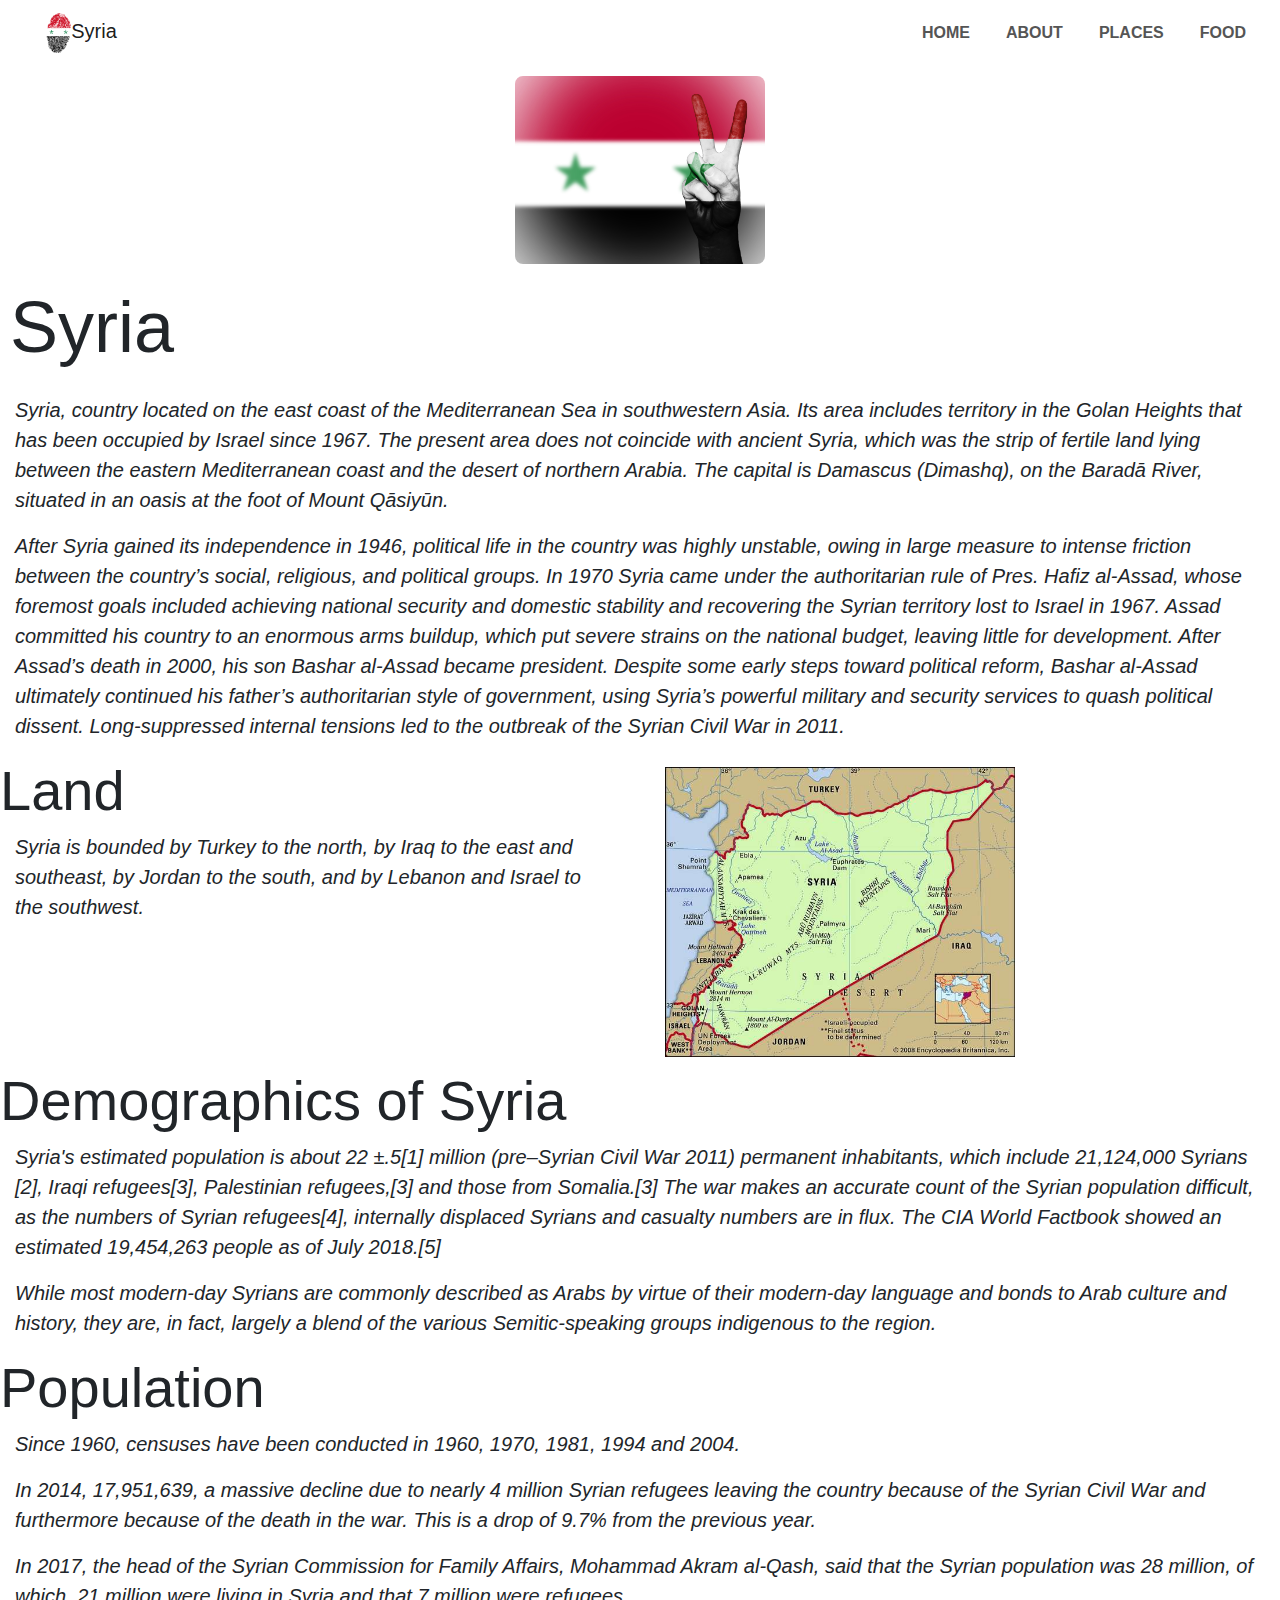
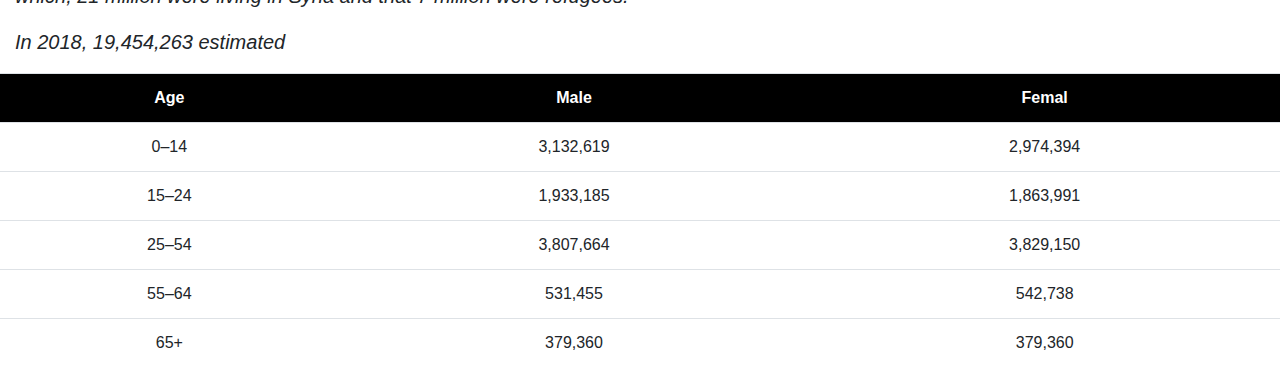
<file: abourSyria.html>
<!DOCTYPE html>
<html>
<head>
<title>Syria</title>
<link rel="stylesheet" href="Style.css">
<link rel="stylesheet" href="https://stackpath.bootstrapcdn.com/font-awesome/4.7.0/css/font-awesome.min.css">
<link rel="stylesheet" href="https://stackpath.bootstrapcdn.com/bootstrap/4.4.1/css/bootstrap.min.css">
<script src="https://code.jquery.com/jquery-3.4.1.slim.min.js" ></script>
<script src="https://cdn.jsdelivr.net/npm/popper.js@1.16.0/dist/umd/popper.min.js"></script>
<script src="https://stackpath.bootstrapcdn.com/bootstrap/4.4.1/js/bootstrap.min.js" ></script>
</head>
<body>
<!---NAV-->
<section id="nav-bar">
<nav class="navbar navbar-expand-lg navbar-light">
  <a class="navbar-brand" href="#"><img src="NAV.png">Syria</a>
  <button class="navbar-toggler" type="button" data-toggle="collapse" data-target="#navbarNav" aria-controls="navbarNav" aria-expanded="false" aria-label="Toggle navigation">
    <span class="navbar-toggler-icon"></span>
  </button>
  <div class="collapse navbar-collapse" id="navbarNav">
    <ul class="navbar-nav ml-auto">
      <li class="nav-item active">
        <a class="nav-link" href="index.html">HOME </a>
      </li>
      <li class="nav-item">
        <a class="nav-link" href="abourSyria.html">ABOUT</a>
      </li>
      <li class="nav-item">
        <a class="nav-link" href="places.html">PLACES</a>
      </li>
        <li class="nav-item">
        <a class="nav-link" href="food.html">FOOD</a>
      </li>
    </ul>
  </div>
</nav>
</section>
<!----About----->
<div id="about">
<block class="block1" ><img src="a1.jpg" id="image1"></block>
</div>
<div class="abouthtext">
    <h1 class="display-3">Syria</h1>
    <p class="lead">Syria, country located on the east coast of the Mediterranean Sea in southwestern Asia. Its area includes territory in the Golan Heights that has been occupied by Israel since 1967. The present area does not coincide with ancient Syria, which was the strip of fertile land lying between the eastern Mediterranean coast and the desert of northern Arabia. The capital is Damascus (Dimashq), on the Baradā River, situated in an oasis at the foot of Mount Qāsiyūn.
    </p>
    <p class="lead">After Syria gained its independence in 1946, political life in the country was highly unstable, owing in large measure to intense friction between the country’s social, religious, and political groups. In 1970 Syria came under the authoritarian rule of Pres. Hafiz al-Assad, whose foremost goals included achieving national security and domestic stability and recovering the Syrian territory lost to Israel in 1967. Assad committed his country to an enormous arms buildup, which put severe strains on the national budget, leaving little for development. After Assad’s death in 2000, his son Bashar al-Assad became president. Despite some early steps toward political reform, Bashar al-Assad ultimately continued his father’s authoritarian style of government, using Syria’s powerful military and security services to quash political dissent. Long-suppressed internal tensions led to the outbreak of the Syrian Civil War in 2011.
    </p>
</div>
  <div class="row">
    <div class="col-sm">
      <h1 class="display-4">Land</h1>
    <p class="lead">Syria is bounded by Turkey to the north, by Iraq to the east and southeast, by Jordan to the south, and by Lebanon and Israel to the southwest.
    </div>
    <div class="col-sm-6">
      <img src="map.jpg">
    </div>
  </div>
  <div>
    <h1 class="display-4">Demographics of Syria</h1>
    <p class="lead">Syria's estimated population is about 22 ±.5[1] million (pre–Syrian Civil War 2011) permanent inhabitants, which include 21,124,000 Syrians [2], Iraqi refugees[3], Palestinian refugees,[3] and those from Somalia.[3] The war makes an accurate count of the Syrian population difficult, as the numbers of Syrian refugees[4], internally displaced Syrians and casualty numbers are in flux. The CIA World Factbook showed an estimated 19,454,263 people as of July 2018.[5]
    </p>
    <p class="lead">While most modern-day Syrians are commonly described as Arabs by virtue of their modern-day language and bonds to Arab culture and history, they are, in fact, largely a blend of the various Semitic-speaking groups indigenous to the region.</p>
  </div>
  <div>
    <h1 class="display-4">Population</h1>
    <p class="lead">Since 1960, censuses have been conducted in 1960, 1970, 1981, 1994 and 2004.</p>
    <p class="lead">In 2014, 17,951,639, a massive decline due to nearly 4 million Syrian refugees leaving the country because of the Syrian Civil War and furthermore because of the death in the war. This is a drop of 9.7% from the previous year.</p>
    <p class="lead">In 2017, the head of the Syrian Commission for Family Affairs, Mohammad Akram al-Qash, said that the Syrian population was 28 million, of which, 21 million were living in Syria and that 7 million were refugees.</p>
    <p class="lead">In 2018, 19,454,263 estimated</p>
  </div>
  <div>
    <table class="table" >
      <tr>
        <th class="tb-header">Age</th>
        <th class="tb-header">Male</th>
        <th class="tb-header">Femal</th>
      </tr>
      <tr>
        <td>0–14</td>
        <td>3,132,619</td>
        <td>2,974,394</td>
      </tr>
      <tr>
        <td>15–24</td>
        <td>1,933,185</td>
        <td>1,863,991</td>
      </tr>
      <tr>
        <td>25–54</td>
        <td>3,807,664</td>
        <td>3,829,150</td>
      </tr>
      <tr>
        <td>55–64</td>
        <td>531,455</td>
        <td>542,738</td>
      </tr>
      <tr>
        <td>65+</td>
        <td>379,360</td>
        <td>379,360</td>
      </tr>
    </table>
  </div>
</div>
</body>
</html>
</file>
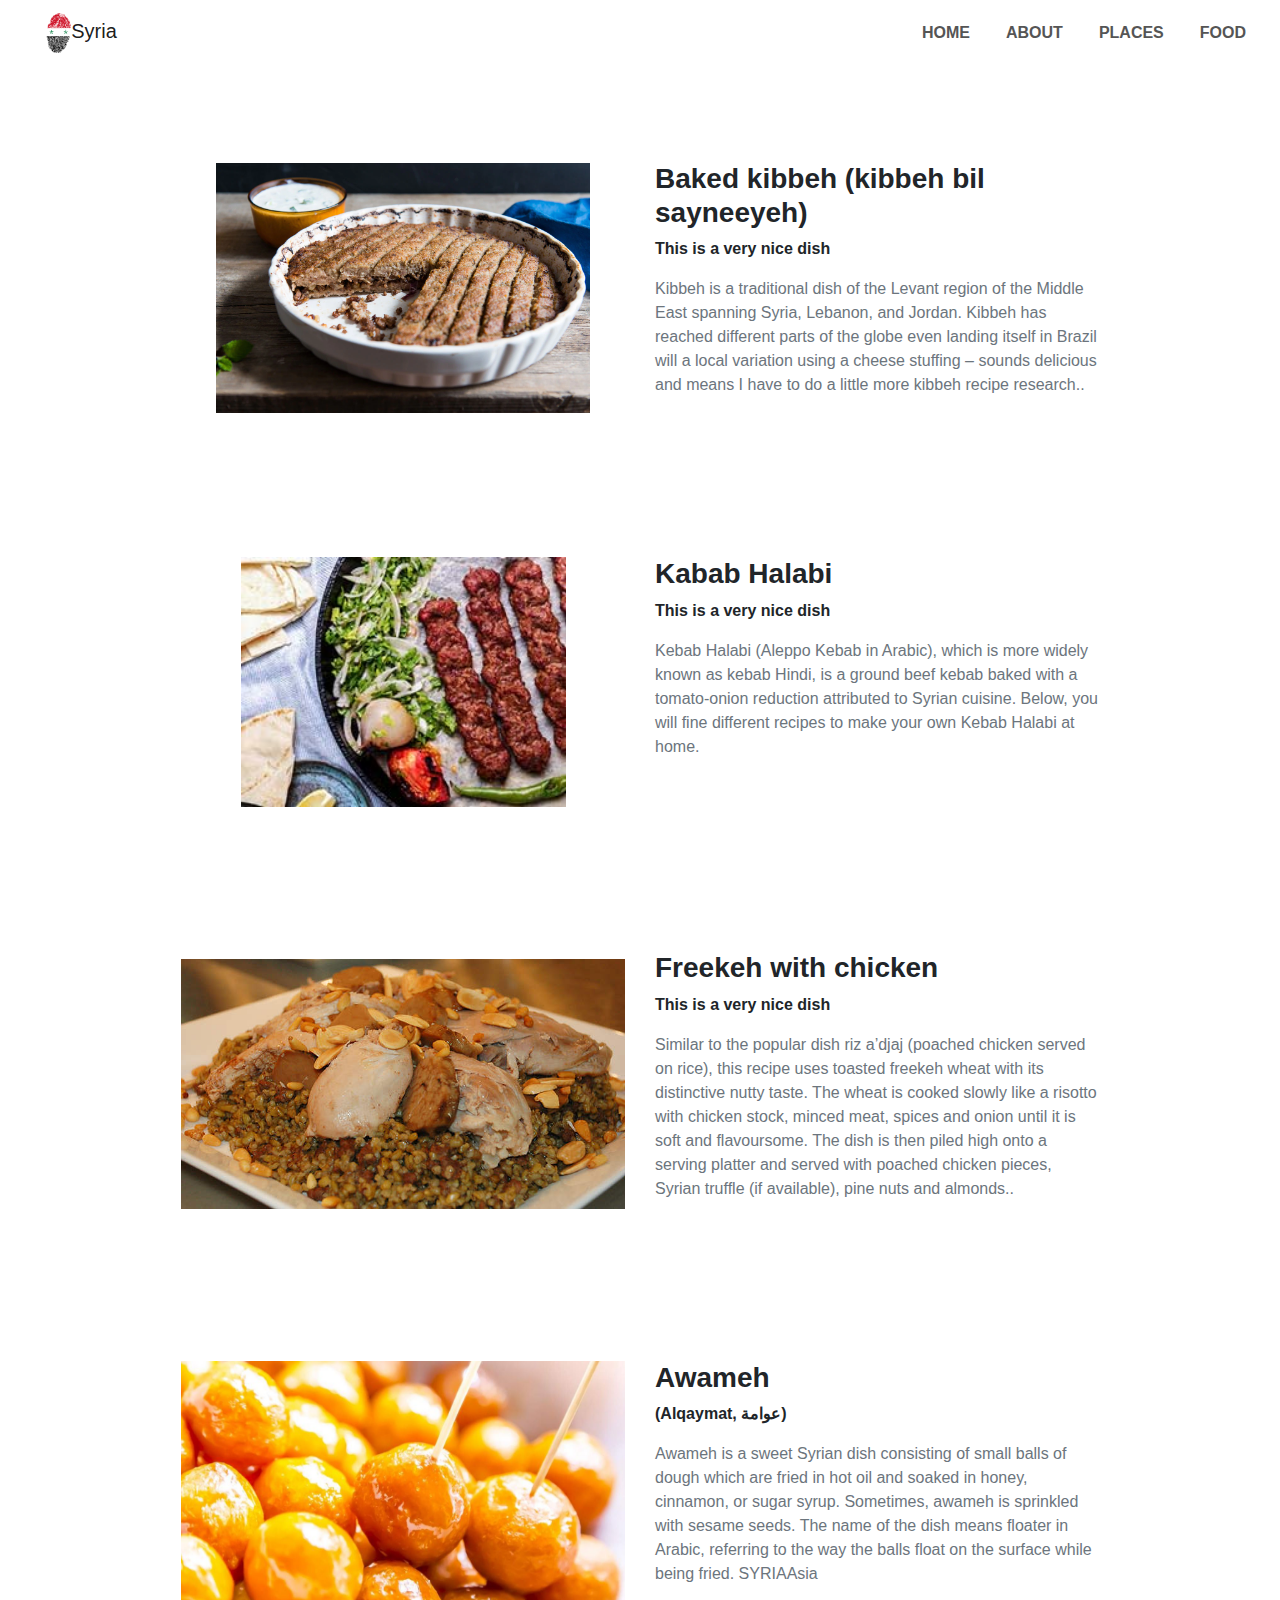
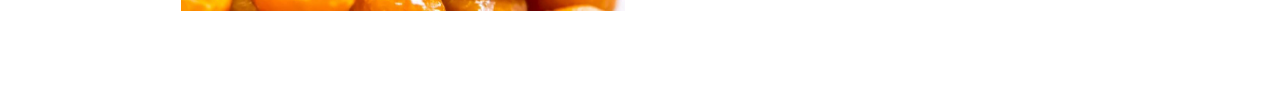
<file: food.html>
<!DOCTYPE html>
<html>
<head>
<title>Syria</title>
<link rel="stylesheet" href="Style.css">
<link rel="stylesheet" href="https://stackpath.bootstrapcdn.com/font-awesome/4.7.0/css/font-awesome.min.css">
<link rel="stylesheet" href="https://stackpath.bootstrapcdn.com/bootstrap/4.4.1/css/bootstrap.min.css">
<script src="https://code.jquery.com/jquery-3.4.1.slim.min.js" ></script>
<script src="https://cdn.jsdelivr.net/npm/popper.js@1.16.0/dist/umd/popper.min.js"></script>
<script src="https://stackpath.bootstrapcdn.com/bootstrap/4.4.1/js/bootstrap.min.js" ></script>
</head>
<body>
<!---NAV-->
<section id="nav-bar">
<nav class="navbar navbar-expand-lg navbar-light">
  <a class="navbar-brand" href="#"><img src="NAV.png">Syria</a>
  <button class="navbar-toggler" type="button" data-toggle="collapse" data-target="#navbarNav" aria-controls="navbarNav" aria-expanded="false" aria-label="Toggle navigation">
    <span class="navbar-toggler-icon"></span>
  </button>
  <div class="collapse navbar-collapse" id="navbarNav">
    <ul class="navbar-nav ml-auto">
      <li class="nav-item active">
        <a class="nav-link" href="index.html">HOME </a>
      </li>
      <li class="nav-item">
        <a class="nav-link" href="abourSyria.html">ABOUT</a>
      </li>
      <li class="nav-item">
        <a class="nav-link" href="places.html">PLACES</a>
      </li>
        <li class="nav-item">
        <a class="nav-link" href="food.html">FOOD</a>
      </li>
    </ul>
  </div>
</nav>
</section>
<div>
  <div class="container my-5 py-5 z-depth-1">

 
    <!--Section: Content-->
    <section class="px-md-5 mx-md-5 dark-grey-text text-center text-lg-left">

      <!--Grid row-->
      <div class="row">

        <!--Grid column-->
        <div class="col-lg-6 mb-4 mb-lg-0 d-flex align-items-center justify-content-center">

          <img src="f1.jpg" class="img-fluid" alt="">

        </div>
        <!--Grid column-->

        <!--Grid column-->
        <div class="col-lg-6 mb-4 mb-lg-0">

          <h3 class="font-weight-bold">Baked kibbeh (kibbeh bil sayneeyeh)</h3>

          <p class="font-weight-bold">This is a very nice dish</p>

          <p class="text-muted">Kibbeh is a traditional dish of the Levant region of the Middle East spanning Syria, Lebanon, and Jordan. Kibbeh has reached different parts of the globe even landing itself in Brazil will a local variation using a cheese stuffing – sounds delicious and means I have to do a little more kibbeh recipe research..</p>

         

        </div>
        <!--Grid column-->

      </div>
      <!--Grid row-->


    </section>
    <!--Section: Content-->


  </div>
  <div class="container my-5 py-5 z-depth-1">

 
    <!--Section: Content-->
    <section class="px-md-5 mx-md-5 dark-grey-text text-center text-lg-left">

      <!--Grid row-->
      <div class="row">

        <!--Grid column-->
        <div class="col-lg-6 mb-4 mb-lg-0 d-flex align-items-center justify-content-center">

          <img src="f2.jpg" class="img-fluid" alt="">

        </div>
        <!--Grid column-->

        <!--Grid column-->
        <div class="col-lg-6 mb-4 mb-lg-0">

          <h3 class="font-weight-bold">Kabab Halabi</h3>

          <p class="font-weight-bold">This is a very nice dish</p>

          <p class="text-muted">Kebab Halabi (Aleppo Kebab in Arabic), which is more widely known as kebab Hindi, is a ground beef kebab baked with a tomato-onion reduction attributed to Syrian cuisine. Below, you will fine different recipes to make your own Kebab Halabi at home.</p>

        

        </div>
        <!--Grid column-->

      </div>
      <!--Grid row-->


    </section>
    <!--Section: Content-->


  </div>
  <div class="container my-5 py-5 z-depth-1">

 
    <!--Section: Content-->
    <section class="px-md-5 mx-md-5 dark-grey-text text-center text-lg-left">

      <!--Grid row-->
      <div class="row">

        <!--Grid column-->
        <div class="col-lg-6 mb-4 mb-lg-0 d-flex align-items-center justify-content-center">

          <img src="f3.jpg" class="img-fluid" alt="">

        </div>
        <!--Grid column-->

        <!--Grid column-->
        <div class="col-lg-6 mb-4 mb-lg-0">

          <h3 class="font-weight-bold">Freekeh with chicken</h3>

          <p class="font-weight-bold">This is a very nice dish</p>

          <p class="text-muted">Similar to the popular dish riz a’djaj (poached chicken served on rice), this recipe uses toasted freekeh wheat with its distinctive nutty taste. The wheat is cooked slowly like a risotto with chicken stock, minced meat, spices and onion until it is soft and flavoursome. The dish is then piled high onto a serving platter and served with poached chicken pieces, Syrian truffle (if available), pine nuts and almonds..</p>

          

        </div>
        <!--Grid column-->

      </div>
      <!--Grid row-->


    </section>
    <!--Section: Content-->


  </div>
  <div class="container my-5 py-5 z-depth-1">

 
    <!--Section: Content-->
    <section class="px-md-5 mx-md-5 dark-grey-text text-center text-lg-left">

      <!--Grid row-->
      <div class="row">

        <!--Grid column-->
        <div class="col-lg-6 mb-4 mb-lg-0 d-flex align-items-center justify-content-center">

          <img src="f4.JPG" class="img-fluid" alt="">

        </div>
        <!--Grid column-->

        <!--Grid column-->
        <div class="col-lg-6 mb-4 mb-lg-0">

          <h3 class="font-weight-bold">Awameh</h3>

          <p class="font-weight-bold">(Alqaymat, عوامة‎‎)</p>

          <p class="text-muted">Awameh is a sweet Syrian dish consisting of small balls of dough which are fried in hot oil and soaked in honey, cinnamon, or sugar syrup. Sometimes, awameh is sprinkled with sesame seeds. The name of the dish means floater in Arabic, referring to the way the balls float on the surface while being fried.

            SYRIAAsia
            
            </p>


        </div>
        <!--Grid column-->

      </div>
      <!--Grid row-->


    </section>
    <!--Section: Content-->


  </div>
</div>
</body>

</html>
</file>
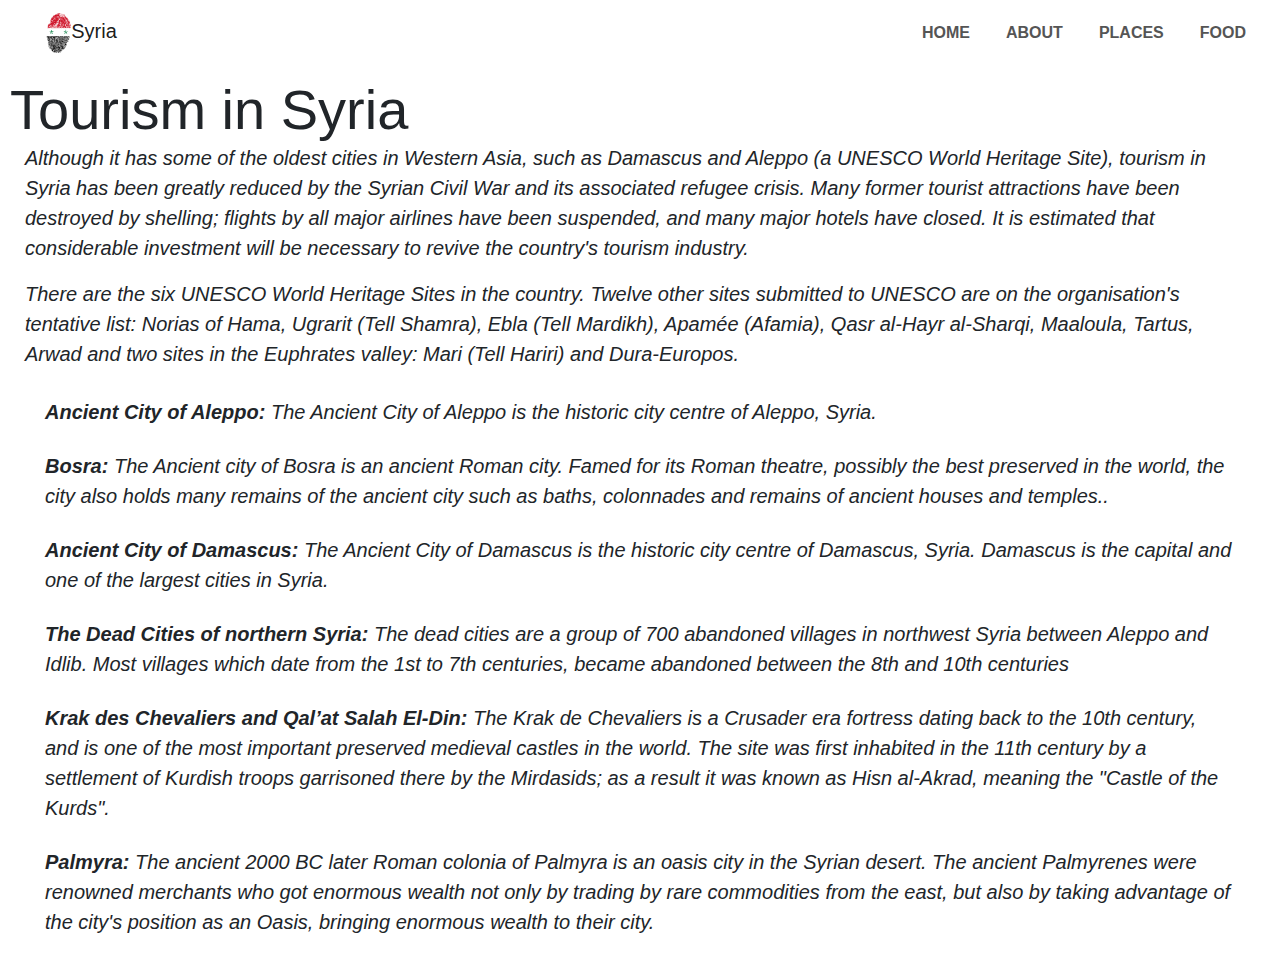
<file: places.html>
<!DOCTYPE html>
<html>
<head>
<title>Syria</title>
<link rel="stylesheet" href="Style.css">
<link rel="stylesheet" href="https://stackpath.bootstrapcdn.com/font-awesome/4.7.0/css/font-awesome.min.css">
<link rel="stylesheet" href="https://stackpath.bootstrapcdn.com/bootstrap/4.4.1/css/bootstrap.min.css">
<script src="https://code.jquery.com/jquery-3.4.1.slim.min.js" ></script>
<script src="https://cdn.jsdelivr.net/npm/popper.js@1.16.0/dist/umd/popper.min.js"></script>
<script src="https://stackpath.bootstrapcdn.com/bootstrap/4.4.1/js/bootstrap.min.js" ></script>
</head>
<body>
<!---NAV-->
<section id="nav-bar">
<nav class="navbar navbar-expand-lg navbar-light">
  <a class="navbar-brand" href="#"><img src="NAV.png">Syria</a>
  <button class="navbar-toggler" type="button" data-toggle="collapse" data-target="#navbarNav" aria-controls="navbarNav" aria-expanded="false" aria-label="Toggle navigation">
    <span class="navbar-toggler-icon"></span>
  </button>
  <div class="collapse navbar-collapse" id="navbarNav">
    <ul class="navbar-nav ml-auto">
      <li class="nav-item active">
        <a class="nav-link" href="index.html">HOME </a>
      </li>
      <li class="nav-item">
        <a class="nav-link" href="abourSyria.html">ABOUT</a>
      </li>
      <li class="nav-item">
        <a class="nav-link" href="places.html">PLACES</a>
      </li>
        <li class="nav-item">
        <a class="nav-link" href="food.html">FOOD</a>
      </li>
    </ul>
  </div>
</nav>
</section>
<div class="p-header">
  <header class="display-4">Tourism in Syria</header>
  <p class="lead">Although it has some of the oldest cities in Western Asia, such as Damascus and Aleppo (a UNESCO World Heritage Site), tourism in Syria has been greatly reduced by the Syrian Civil War and its associated refugee crisis. Many former tourist attractions have been destroyed by shelling; flights by all major airlines have been suspended, and many major hotels have closed. It is estimated that considerable investment will be necessary to revive the country's tourism industry.
  </p>

  <p class="lead">There are the six UNESCO World Heritage Sites in the country. Twelve other sites submitted to UNESCO are on the organisation's tentative list: Norias of Hama, Ugrarit (Tell Shamra), Ebla (Tell Mardikh), Apamée (Afamia), Qasr al-Hayr al-Sharqi, Maaloula, Tartus, Arwad and two sites in the Euphrates valley: Mari (Tell Hariri) and Dura-Europos.
  </p>
  <ul class="lead">
    <li class="list-group-item"><span>Ancient City of Aleppo:</span> The Ancient City of Aleppo is the historic city centre of Aleppo, Syria.</li>
    <li class="list-group-item"><span>Bosra:</span> The Ancient city of Bosra is an ancient Roman city. Famed for its Roman theatre, possibly the best preserved in the world, the city also holds many remains of the ancient city such as baths, colonnades and remains of ancient houses and temples..</li>
    <li class="list-group-item"><span>Ancient City of Damascus:</span> The Ancient City of Damascus is the historic city centre of Damascus, Syria. Damascus is the capital and one of the largest cities in Syria.</li>
    <li class="list-group-item"><span>The Dead Cities of northern Syria:  </span>  The dead cities are a group of 700 abandoned villages in northwest Syria between Aleppo and Idlib. Most villages which date from the 1st to 7th centuries, became abandoned between the 8th and 10th centuries</li>
    <li class="list-group-item"><span>Krak des Chevaliers and Qal’at Salah El-Din:  </span>  The Krak de Chevaliers is a Crusader era fortress dating back to the 10th century, and is one of the most important preserved medieval castles in the world. The site was first inhabited in the 11th century by a settlement of Kurdish troops garrisoned there by the Mirdasids; as a result it was known as Hisn al-Akrad, meaning the "Castle of the Kurds".</li>
    <li class="list-group-item"><span>Palmyra:  </span> The ancient 2000 BC later Roman colonia of Palmyra is an oasis city in the Syrian desert. The ancient Palmyrenes were renowned merchants who got enormous wealth not only by trading by rare commodities from the east, but also by taking advantage of the city's position as an Oasis, bringing enormous wealth to their city.</li>
  
  </ul>
  
</div>
</body>
</html>
</file>
<file: Style.css>
*
{
	margin: 0;
	padding: 0;
}

/*----Navigation----*/
#nav-bar
{
	position: sticky;
	top: 0;
	z-index: 10;

}

.navbar-brand img
{
	height: 40px;
	padding-left: 30px;
	
}
.navbar-nav li
{
    padding: 0 10px;
}

.navbar-nav li a
{
    float: right;
    text-align: left;
}

#nav-bar ul li a:hover
{
    color: 	#FF0000!important
}
.navbar
{
    background: #fff;
}

.navbar-toggler
{
   border: none!important;
}
.nav-link
{
    color: #555!important;
    font-weight: 600;
    font-size: 16px;
}
/*----Slider-----*/

.carousel-inner img
{
    height: 500px;
    padding: 10px;
}

/*---Home-----*/

.homeh3
{
    margin-top: 15px;
}

.homeh3 h3
{
    font-weight: bold;
    font-style: italic;
    text-align: center ;
}

.homeh3 h5
{
    font-weight: bold;
    font-style: normal;
    text-align: center ;
}

.homeh3 p
{
    font-weight: bold;
    font-style: normal;
    text-align: center ;
    font-size: large;
}


/*----about----*/
#image1
{
    display: block;
    width: 250px;
    height: auto;
    margin-left: auto;
    margin-right: auto;
    border-radius: 8px;
}
.block1
{
    margin-left: auto;
    margin-right: auto;
    
}

.lead
{
    font-style: italic;
    font-weight: bold;
    margin-left: 15px;
    margin-right: 15px;
        
    }
.display-3
{
    margin-bottom: 15px;
    padding: 10px;
}
.col-sm-6
{
    display: block;
    float: left;
}
.col-sm-6 img
{
    margin: 5px;
    padding: 5px;
    height: 300px;
    width: auto;
}
#about
{
    margin: 10px
}
.table
{
    display: table;
    text-align: center;
    margin-left: auto;
    margin-right: auto;
    
}

.tb-header
{
    color: white !important;
    background-color: black!important;
  
}
/*-----places-------*/

.p-header
{
    margin: auto;
    padding: 10px;
}
.list-group-item
{
    border: none!important;
    list-style: square;
}

.list-group
{
    margin: auto!important;
}

.list-group span
{
    font-weight: bold;
}
 .lead span
 {
     font-weight: bold!important;
 }
/*-----food-----*/
.container img
{
    display: block;
    margin-left: auto;
    margin-right: auto;
    height: 250px;
}
</file>
